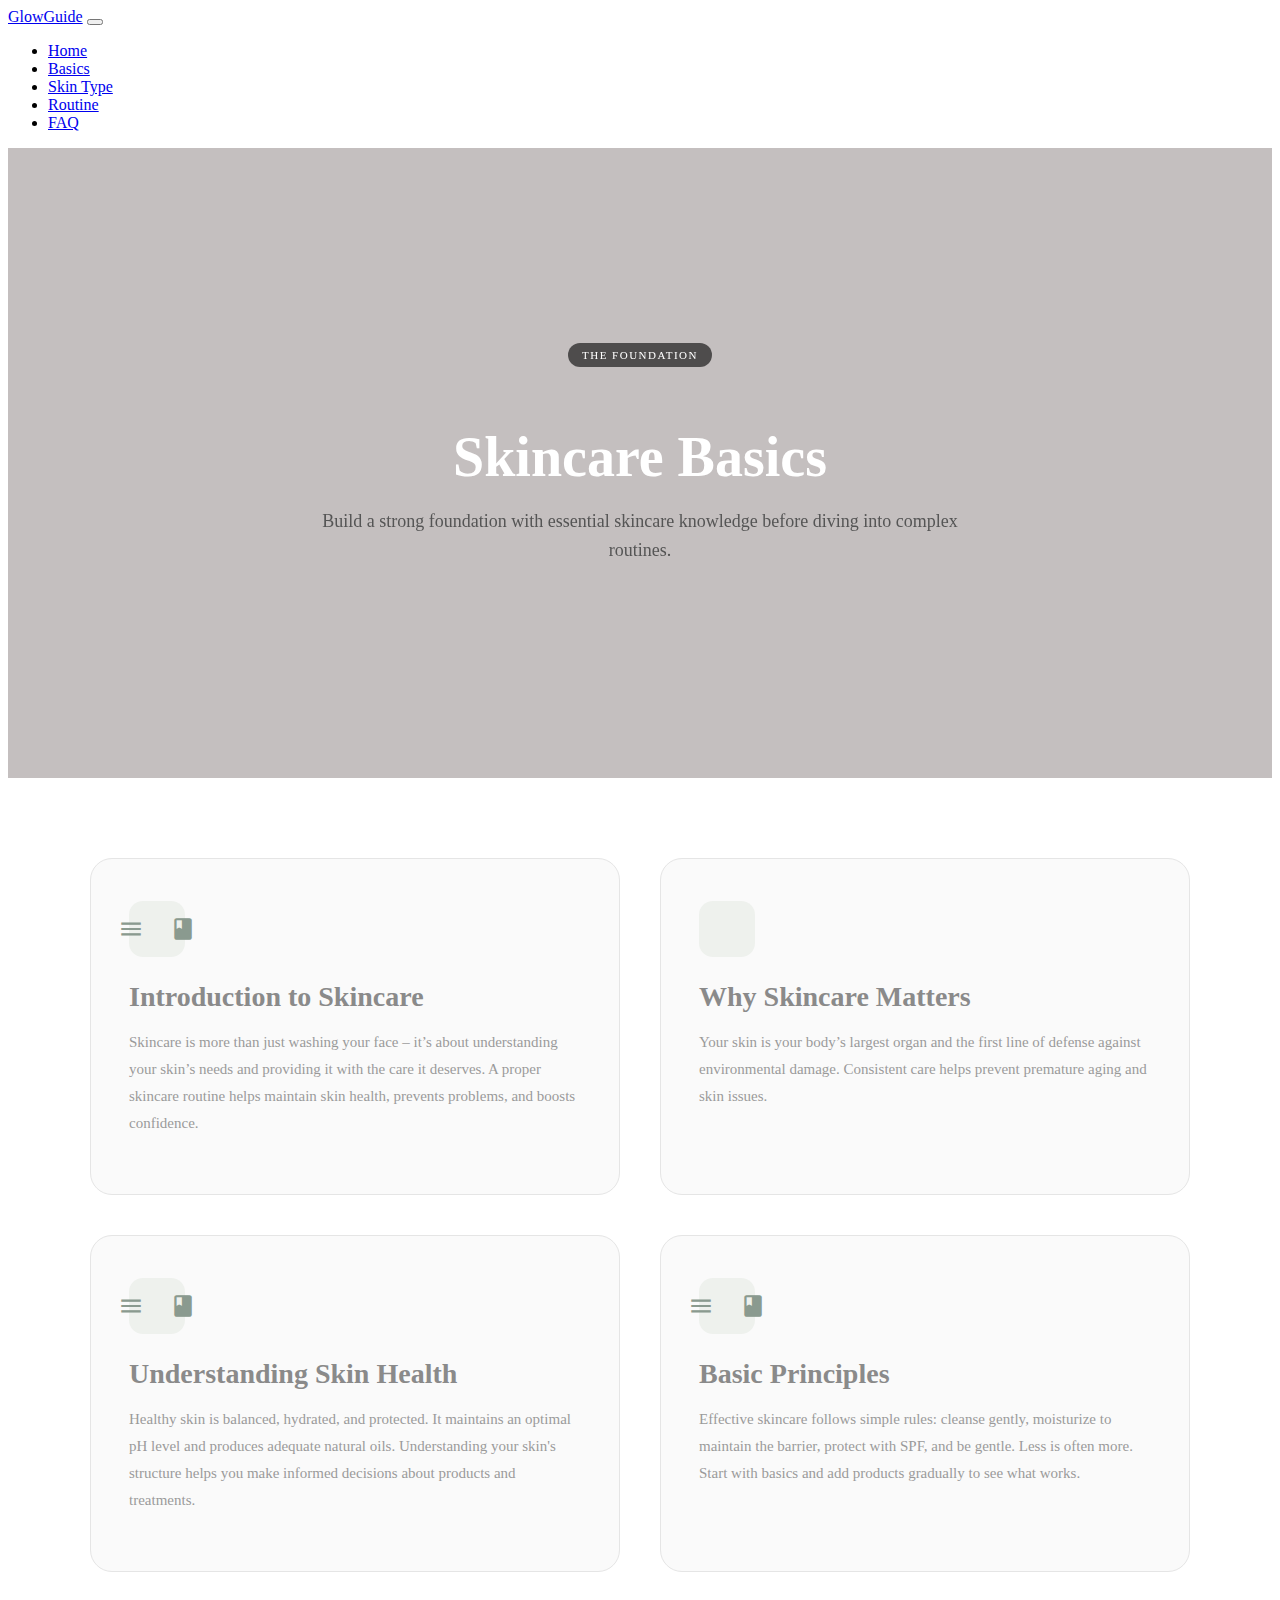
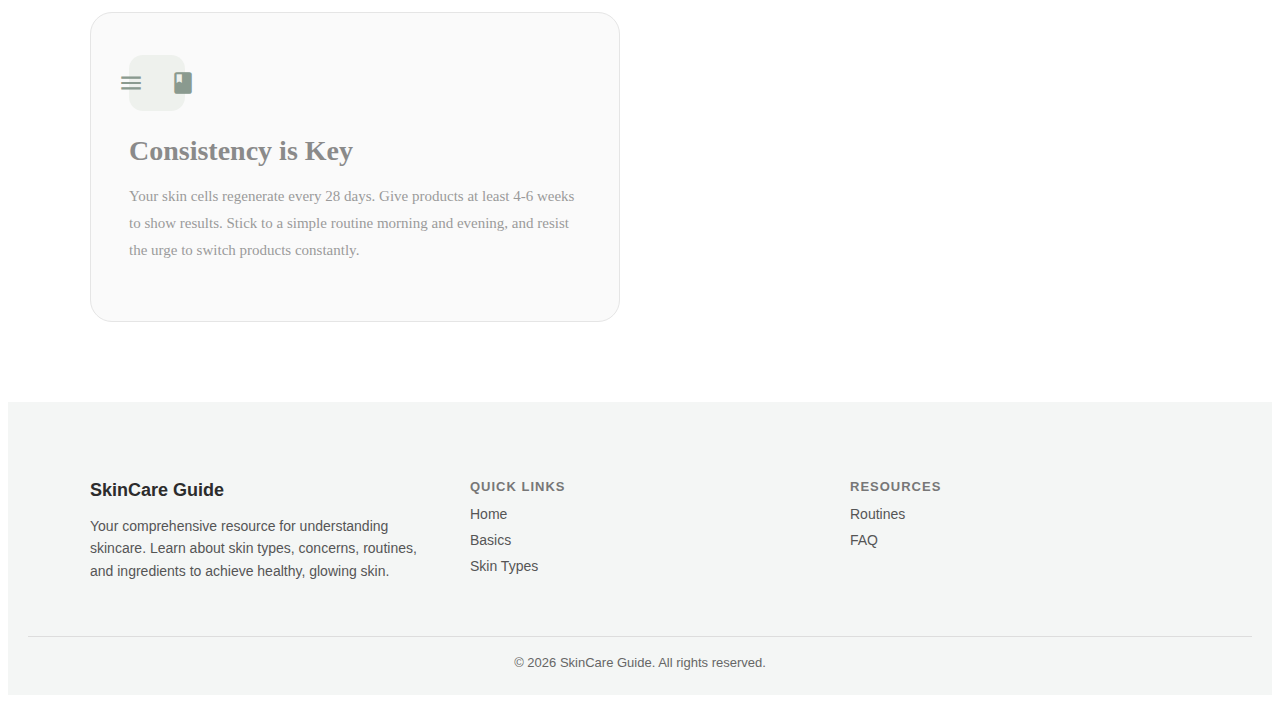
<file: basics.html>
<!DOCTYPE html>
<html lang="en">
<head>
    <meta charset="UTF-8">
    <meta name="viewport" content="width=device-width, initial-scale=1.0">
    <title>Document</title>
    <link href="https://fonts.googleapis.com/icon?family=Material+Icons" rel="stylesheet">
    <link href="https://cdn.jsdelivr.net/npm/bootstrap@5.3.8/dist/css/bootstrap.min.css" rel="stylesheet" integrity="sha384-sRIl4kxILFvY47J16cr9ZwB07vP4J8+LH7qKQnuqkuIAvNWLzeN8tE5YBujZqJLB" crossorigin="anonymous">
    <link rel="stylesheet" href="style3.css">
    
</head>
<body>
<div class="Container-fluid">
        <div class="row">
            <div class="col-md-12">
                <nav class="navbar navbar-expand-lg bg-body-tertiary">
  <div class="container-fluid">
    <a class="navbar-brand" href="#">GlowGuide</a>
    <button class="navbar-toggler" type="button" data-bs-toggle="collapse" data-bs-target="#navbarNav" aria-controls="navbarNav" aria-expanded="false" aria-label="Toggle navigation">
      <span class="navbar-toggler-icon"></span>
    </button>
    <div class="collapse navbar-collapse" id="navbarNav">
      <ul class="navbar-nav ms-auto">
        <li class="nav-item ">
          <a class="nav-link active" aria-current="page" href="index.html">Home</a>
        </li>
         <li class="nav-item ">
          <a class="nav-link" href="basics.html">Basics</a>
        </li>
        <li class="nav-item ">
          <a class="nav-link" href="skin_type.html">Skin Type</a>
        </li>
        <li class="nav-item ">
          <a class="nav-link" href="routine.html">Routine</a>
        </li>
       
        <li class="nav-item ">
          <a class="nav-link" href="Faq.html">FAQ</a>
        </li>
      </ul>
    </div>
  </div>
</nav>
            </div>
        </div>
    </div>

<section class="hero">
  <div class="hero-overlay"></div>

  <div class="hero-content">
    <span class="hero-tag">THE FOUNDATION</span>
    <h1>Skincare Basics</h1>
    <p>
      Build a strong foundation with essential skincare knowledge
      before diving into complex routines.
    </p>
  </div>
</section>
    <section class="intro-grid">

  <div class="intro-card">
    <div class="icon-box">
      <span class="material-icons">menu_book</span>
    </div>

    <h2>Introduction to Skincare</h2>

    <p>
      Skincare is more than just washing your face – it’s about
      understanding your skin’s needs and providing it with the care
      it deserves. A proper skincare routine helps maintain skin health,
      prevents problems, and boosts confidence.
    </p>
  </div>

  <div class="intro-card">
    <div class="icon-box">
      <span class="material-icons">shield</span>
    </div>

    <h2>Why Skincare Matters</h2>

    <p>
      Your skin is your body’s largest organ and the first line of
      defense against environmental damage. Consistent care helps
      prevent premature aging and skin issues.
    </p>
  </div>
  <div class="intro-card">
    <div class="icon-box">
      <span class="material-icons">menu_book</span>
    </div>

    <h2>Understanding Skin Health</h2>

    <p>
      Healthy skin is balanced, hydrated, and protected. It maintains an optimal pH level and produces adequate natural oils. Understanding your skin's structure helps you make informed decisions about products and treatments.
    </p>
  </div>

  <div class="intro-card">
    <div class="icon-box">
      <span class="material-icons">menu_book</span>
    </div>

    <h2>Basic Principles</h2>

    <p>
      Effective skincare follows simple rules: cleanse gently, moisturize to maintain the barrier, protect with SPF, and be gentle. Less is often more. Start with basics and add products gradually to see what works.
    </p>
  </div>

  <div class="intro-card">
    <div class="icon-box">
      <span class="material-icons">menu_book</span>
    </div>

    <h2>Consistency is Key</h2>

    <p>
      Your skin cells regenerate every 28 days. Give products at least 4-6 weeks to show results. Stick to a simple routine morning and evening, and resist the urge to switch products constantly.
    </p>
  </div>


</section>

<!-- FOOTER NOTE -->
<footer class="footer">
  <div class="footer-container">

    <!-- Left -->
    <div class="footer-about">
      <h3>SkinCare Guide</h3>
      <p>
        Your comprehensive resource for understanding skincare.
        Learn about skin types, concerns, routines, and ingredients
        to achieve healthy, glowing skin.
      </p>
    </div>

    <!-- Middle -->
    <div class="footer-links">
      <h4>Quick Links</h4>
      <a href="index.html">Home</a>
      <a href="basics.html">Basics</a>
      <a href="skin_type.html">Skin Types</a>

    </div>

    <!-- Right -->
    <div class="footer-links">
      <h4>Resources</h4>
      <a href="routine.html">Routines</a>

      <a href="Faq.html">FAQ</a>
    </div>

  </div>

  <div class="footer-bottom">
    © 2026 SkinCare Guide. All rights reserved.
  </div>
</footer>

</body>
</html>
</file>
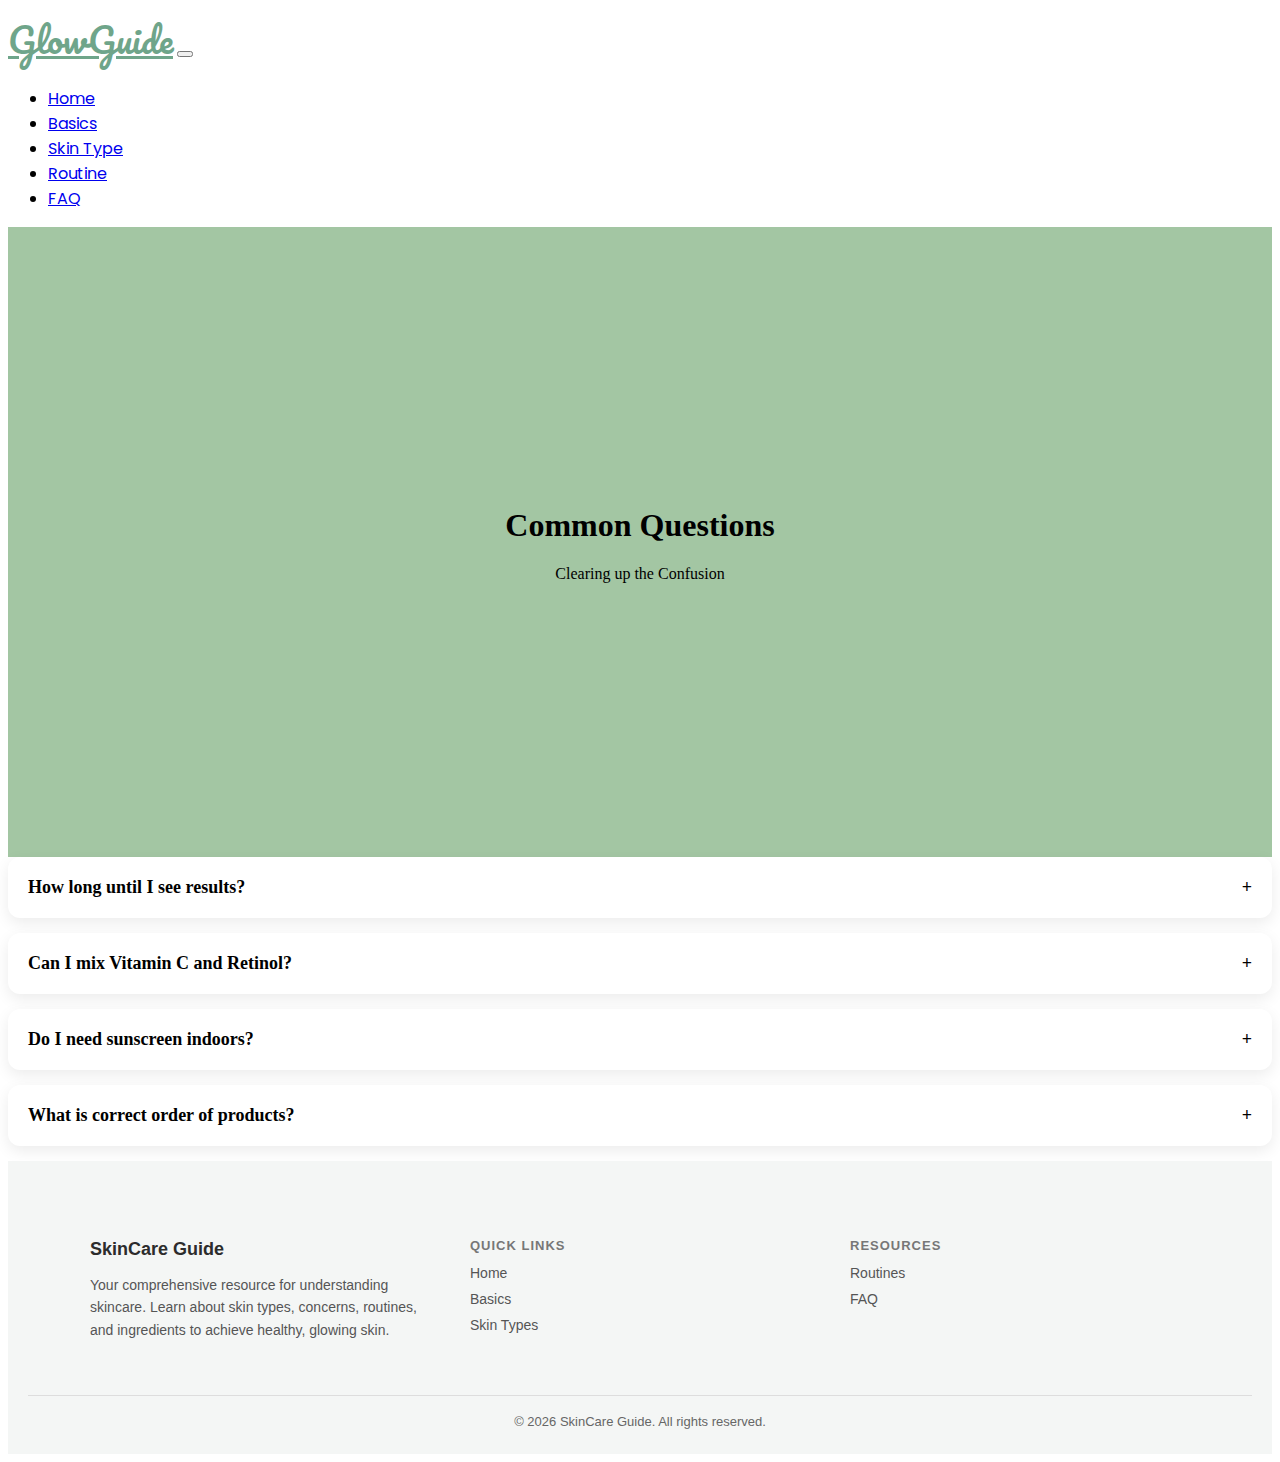
<file: Faq.html>
<!DOCTYPE html>
<html lang="en">
<head>
    <meta charset="UTF-8">
    <meta name="viewport" content="width=device-width, initial-scale=1.0">
    <title>Document</title>
    <link href="https://fonts.googleapis.com/css2?family=Pacifico&family=Poppins:wght@300;400;500;600&family=Open+Sans:wght@400;500&display=swap" rel="stylesheet">
    <link rel="stylesheet" href="style4.css" />
</head>
    <link href="https://cdn.jsdelivr.net/npm/bootstrap@5.3.8/dist/css/bootstrap.min.css" rel="stylesheet" integrity="sha384-sRIl4kxILFvY47J16cr9ZwB07vP4J8+LH7qKQnuqkuIAvNWLzeN8tE5YBujZqJLB" crossorigin="anonymous">
</head>
<body>
  <script src="script.js"></script>
    <div class="Container-fluid">
        <div class="row">
            <div class="col-md-12">
                <nav class="navbar navbar-expand-lg bg-body-tertiary">
  <div class="container-fluid">
    <a class="navbar-brand" href="#">GlowGuide</a>
    <button class="navbar-toggler" type="button" data-bs-toggle="collapse" data-bs-target="#navbarNav" aria-controls="navbarNav" aria-expanded="false" aria-label="Toggle navigation">
      <span class="navbar-toggler-icon"></span>
    </button>
    <div class="collapse navbar-collapse" id="navbarNav">
      <ul class="navbar-nav ms-auto">
        <li class="nav-item ">
          <a class="nav-link active" aria-current="page" href="index.html">Home</a>
        </li>
         <li class="nav-item ">
          <a class="nav-link" href="basics.html">Basics</a>
        </li>
        <li class="nav-item ">
          <a class="nav-link" href="skin_type.html">Skin Type</a>
        </li>
        <li class="nav-item ">
          <a class="nav-link" href="routine.html">Routine</a>
        </li>

         <li class="nav-item ">
          <a class="nav-link" href="Faq.html">FAQ</a>
        </li>
      </ul>
    </div>
  </div>
</nav>
            </div>
        </div>
    </div>
    <section class="hero">
      <div class="hero-content">
        <h1>Common Questions</h1>
        <p>
          Clearing up the Confusion
        </p>
      </div>
      </section>
   <section class="faq-section">

  <div class="faq-item">
    <div class="faq-question" onclick="toggleFAQ(this)">
      <span>How long until I see results?</span>
      <div class="faq-icon">+</div>
    </div>
    <div class="faq-answer">
      Skin turnover takes about 28 days. Actives like Retinol or Vitamin C may take 6–12 weeks for visible improvement.
    </div>
  </div>

  <div class="faq-item">
    <div class="faq-question" onclick="toggleFAQ(this)">
      <span>Can I mix Vitamin C and Retinol?</span>
      <div class="faq-icon">+</div>
    </div>
    <div class="faq-answer">
      Yes, but it is better to use Vitamin C in the morning and Retinol at night to avoid irritation.
    </div>
  </div>

  <div class="faq-item">
    <div class="faq-question" onclick="toggleFAQ(this)">
      <span>Do I need sunscreen indoors?</span>
      <div class="faq-icon">+</div>
    </div>
    <div class="faq-answer">
      Yes, UVA rays can penetrate windows and affect your skin even indoors.
    </div>
  </div>

  <div class="faq-item">
    <div class="faq-question" onclick="toggleFAQ(this)">
      <span>What is correct order of products?</span>
      <div class="faq-icon">+</div>
    </div>
    <div class="faq-answer">
      Cleanser → Toner → Serum → Moisturizer → Sunscreen (morning).
    </div>
  </div>

</section>

<footer class="footer">
  <div class="footer-container">

    <!-- Left -->
    <div class="footer-about">
      <h3>SkinCare Guide</h3>
      <p>
        Your comprehensive resource for understanding skincare.
        Learn about skin types, concerns, routines, and ingredients
        to achieve healthy, glowing skin.
      </p>
    </div>

    <!-- Middle -->
    <div class="footer-links">
      <h4>Quick Links</h4>
      <a href="index.html">Home</a>
      <a href="basics.html">Basics</a>
      <a href="skin_type.html">Skin Types</a>
  
    </div>

    <!-- Right -->
    <div class="footer-links">
      <h4>Resources</h4>
      <a href="routine.html">Routines</a>

      <a href="Faq.html">FAQ</a>
    </div>

  </div>

  <div class="footer-bottom">
    © 2026 SkinCare Guide. All rights reserved.
  </div>
</footer>
<script src="script.js"></script>
</body>
</html>
</file>
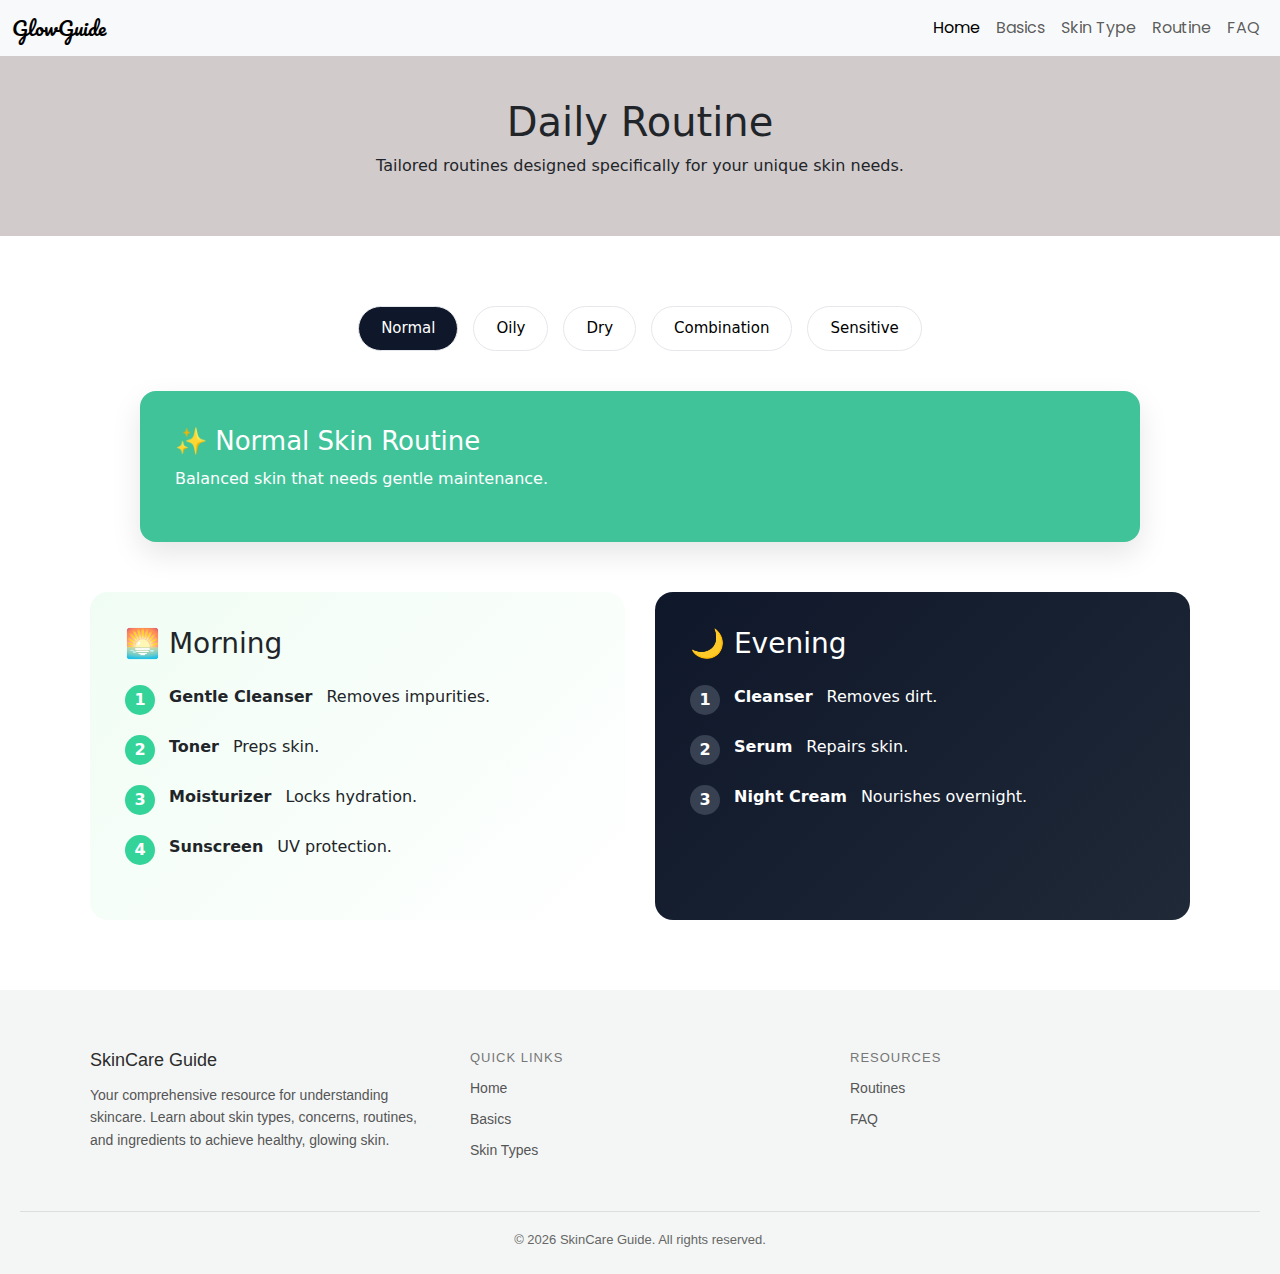
<file: routine.html>
<!DOCTYPE html>
<html lang="en">
<head>
    <meta charset="UTF-8">
    <meta name="viewport" content="width=device-width, initial-scale=1.0">
    <title>Document</title>
    <link rel="stylesheet" href="style5.css">
    <link href="https://cdn.jsdelivr.net/npm/bootstrap@5.3.2/dist/css/bootstrap.min.css" rel="stylesheet">
  <link href="https://fonts.googleapis.com/css2?family=Pacifico&family=Poppins:wght@300;400;500;600&family=Open+Sans:wght@400;500&display=swap" rel="stylesheet">
<script src="https://cdn.jsdelivr.net/npm/bootstrap@5.3.8/dist/js/bootstrap.bundle.min.js" integrity="sha384-FKyoEForCGlyvwx9Hj09JcYn3nv7wiPVlz7YYwJrWVcXK/BmnVDxM+D2scQbITxI" crossorigin="anonymous"></script>
</head>

</head>
<body>
      <div class="Container-fluid">
        <div class="row">
            <div class="col-md-12">
                <nav class="navbar navbar-expand-lg bg-body-tertiary">
  <div class="container-fluid">
    <a class="navbar-brand" href="#">GlowGuide</a>
    <button class="navbar-toggler" type="button" data-bs-toggle="collapse" data-bs-target="#navbarNav" aria-controls="navbarNav" aria-expanded="false" aria-label="Toggle navigation">
      <span class="navbar-toggler-icon"></span>
    </button>
    <div class="collapse navbar-collapse" id="navbarNav">
      <ul class="navbar-nav ms-auto">
        <li class="nav-item ">
          <a class="nav-link active" aria-current="page" href="index.html">Home</a>
        </li>
         <li class="nav-item ">
          <a class="nav-link" href="basics.html">Basics</a>
        </li>
        <li class="nav-item ">
          <a class="nav-link" href="skin_type.html">Skin Type</a>
        </li>
        <li class="nav-item ">
          <a class="nav-link" href="routine.html">Routine</a>
        </li>
       
         <li class="nav-item ">
          <a class="nav-link" href="Faq.html">FAQ</a>
        </li>
      </ul>
    </div>
  </div>
</nav>
            </div>
        </div>
    </div>
    <section class="hero">
      <div class="hero-content">
        <h1>Daily Routine</h1>
        <p>
          Tailored routines designed specifically for your unique skin needs.
        </p>
      </div>
      </section>
     <section class="routine-section">

  <!-- TABS -->
  <div class="skin-tabs">
    <button class="tab active" onclick="showRoutine('normal', this)">Normal</button>
    <button class="tab" onclick="showRoutine('oily', this)">Oily</button>
    <button class="tab" onclick="showRoutine('dry', this)">Dry</button>
    <button class="tab" onclick="showRoutine('combination', this)">Combination</button>
    <button class="tab" onclick="showRoutine('sensitive', this)">Sensitive</button>
  </div>

  <!-- NORMAL -->
  <div class="routine-content active" id="normal">
    <div class="routine-info">
      <h3>✨ Normal Skin Routine</h3>
      <p>Balanced skin that needs gentle maintenance.</p>
    </div>

    <div class="routine-cards">
      <div class="routine-card morning">
        <h4>🌅 Morning</h4>
        <ul>
          <li><span>1</span><b>Gentle Cleanser</b>Removes impurities.</li>
          <li><span>2</span><b>Toner</b>Preps skin.</li>
          <li><span>3</span><b>Moisturizer</b>Locks hydration.</li>
          <li><span>4</span><b>Sunscreen</b>UV protection.</li>
        </ul>
      </div>

      <div class="routine-card evening">
        <h4>🌙 Evening</h4>
        <ul>
          <li><span>1</span><b>Cleanser</b>Removes dirt.</li>
          <li><span>2</span><b>Serum</b>Repairs skin.</li>
          <li><span>3</span><b>Night Cream</b>Nourishes overnight.</li>
        </ul>
      </div>
    </div>
  </div>

  <!-- OILY -->
  <div class="routine-content" id="oily">
    <div class="routine-info">
      <h3>✨ Oily Skin Routine</h3>
      <p>Oily skin produces excess sebum. Use lightweight, non-comedogenic products and oil-control ingredients like niacinamide and salicylic acid.</p>
    </div>

    <div class="routine-cards">
      <div class="routine-card morning">
        <h4>🌅 Morning</h4>
        <ul>
          <li><span>1</span><b>Gel Cleanser</b>Deep cleans pores.</li>
          <li><span>2</span><b>Astringent Toner</b>Helps control oil..</li>
          <li><span>3</span><b>Lightweight Serum</b>Niacinamide helps regulate sebum.</li>
          <li><span>4</span><b>Oil-Free Moisturizer</b>Hydrates without clogging.</li>
          <li><span>5</span><b>Matte SPF Sunscreen</b>Protection without the shine.</li>
        </ul>
      </div>

      <div class="routine-card evening">
        <h4>🌙 Evening</h4>
        <ul>
          <li><span>1</span><b>Gel Cleanser</b>Removes excess oil and debris.</li>
          <li><span>2</span><b>Oil-Control Serum</b>Exfoliates inside pores.</li>
          <li><span>3</span><b>Lightweight Night Gel</b>Hydrates without heaviness.</li>
        </ul>
      </div>
    </div>
  </div>

  <div class="routine-content" id="dry">
    <div class="routine-info">
      <h3>✨Dry Skin Routine</h3>
      <p>Dry skin lacks moisture and natural oils. Prioritize hydration with hyaluronic acid, ceramides, and rich creams to restore the skin barrier.</p>
    </div>

    <div class="routine-cards">
      <div class="routine-card morning">
        <h4>🌅 Morning</h4>
        <ul>
          <li><span>1</span><b>Creamy Cleanser</b>Cleanses while preserving oils.</li>
          <li><span>2</span><b>Hydrating Toner</b>First layer of hydration.</li>
          <li><span>3</span><b>Rich Serum</b>Hyaluronic Acid for deep moisture.</li>
          <li><span>4</span><b>Rich Moisturizer</b>Creamy formula to lock it in.</li>
           <li><span>5</span><b>SPF 30+ Sunscreen</b>Essential daily protection..</li>
        </ul>
      </div>

      <div class="routine-card evening">
        <h4>🌙 Evening</h4>
        <ul>
          <li><span>1</span><b>Creamy Cleanser</b>Gentle and nourishing wash.</li>
          <li><span>2</span><b>Hydrating Essence</b>Preps skin for heavy creams.</li>
          <li><span>3</span><b>Rich Night Cream</b>Intensive overnight repair.</li>
        </ul>
      </div>
    </div>
  </div>

  <div class="routine-content" id="combination">
    <div class="routine-info">
      <h3>✨Combination Skin Routine</h3>
      <p>Combination skin has different needs in different zones. Use lightweight products overall and apply richer moisturizer only to dry areas.</p>
    </div>

    <div class="routine-cards">
      <div class="routine-card morning">
        <h4>🌅 Morning</h4>
        <ul>
          <li><span>1</span><b>Balanced Cleanser</b>Effective but gentle.</li>
          <li><span>2</span><b>Gentle Toner</b>Balances pH levels.</li>
          <li><span>3</span><b>Lightweight Serum</b>Hydrates without grease.</li>
          <li><span>4</span><b> Moisturizer</b>Hydrates both oily and dry zones.</li>
           <li><span>5</span><b>SPF 30+ Sunscreen</b>Protects all zones.</li>
        </ul>
      </div>

      <div class="routine-card evening">
        <h4>🌙 Evening</h4>
        <ul>
          <li><span>1</span><b>Balanced Cleanser</b>Removes makeup and grime.</li>
          <li><span>2</span><b>Balancing Serum</b>Targets uneven texture.</li>
          <li><span>3</span><b>Lightweight Moisturizer</b>Restores balance overnight.</li>
        </ul>
      </div>
    </div>
  </div>
  <div class="routine-content" id="sensitive">
    <div class="routine-info">
      <h3>✨Sensitive Skin Routine</h3>
      <p>Sensitive skin is reactive and easily irritated. Use minimal, gentle products with soothing ingredients like centella asiatica and avoid fragrance and alcohol.
</p>
    </div>

    <div class="routine-cards">
      <div class="routine-card morning">
        <h4>🌅 Morning</h4>
        <ul>
          <li><span>1</span><b>Gentle Milk Cleanser</b>Soothing and non-stripping.</li>
          <li><span>2</span><b>Soothing Toner</b>Alcohol-free and calming.</li>
          <li><span>3</span><b>Calming Serum</b>Centella Asiatica to reduce redness.</li>
          <li><span>4</span><b>Gentle Moisturizer</b>Simple barrier support.</li>
           <li><span>5</span><b>Mineral SPF 30+</b>Less likely to irritate than chemical filters.</li>
        </ul>
      </div>

      <div class="routine-card evening">
        <h4>🌙 Evening</h4>
        <ul>
          <li><span>1</span><b>Gentle Milk Cleanser</b>Softly cleanses sensitive skin.</li>
          <li><span>2</span><b>Soothing Essence</b>Calms irritation.</li>
          <li><span>3</span><b>Repairing Night Cream</b>Strengthens skin defenses.</li>
        </ul>
      </div>
    </div>
  </div>
  <!-- Repeat same pattern for DRY, COMBINATION, SENSITIVE -->

</section>
<!-- FOOTER NOTE -->
<footer class="footer">
  <div class="footer-container">

    <!-- Left -->
    <div class="footer-about">
      <h3>SkinCare Guide</h3>
      <p>
        Your comprehensive resource for understanding skincare.
        Learn about skin types, concerns, routines, and ingredients
        to achieve healthy, glowing skin.
      </p>
    </div>

    <!-- Middle -->
    <div class="footer-links">
      <h4>Quick Links</h4>
      <a href="index.html">Home</a>
      <a href="basics.html">Basics</a>
      <a href="skin_type.html">Skin Types</a>
     
    </div>

    <!-- Right -->
    <div class="footer-links">
      <h4>Resources</h4>
      <a href="routine.html">Routines</a>
  
      <a href="Faq.html">FAQ</a>
    </div>

  </div>

  <div class="footer-bottom">
    © 2026 SkinCare Guide. All rights reserved.
  </div>
</footer>

<script src="script.js"></script>
</body>
</html>
</file>
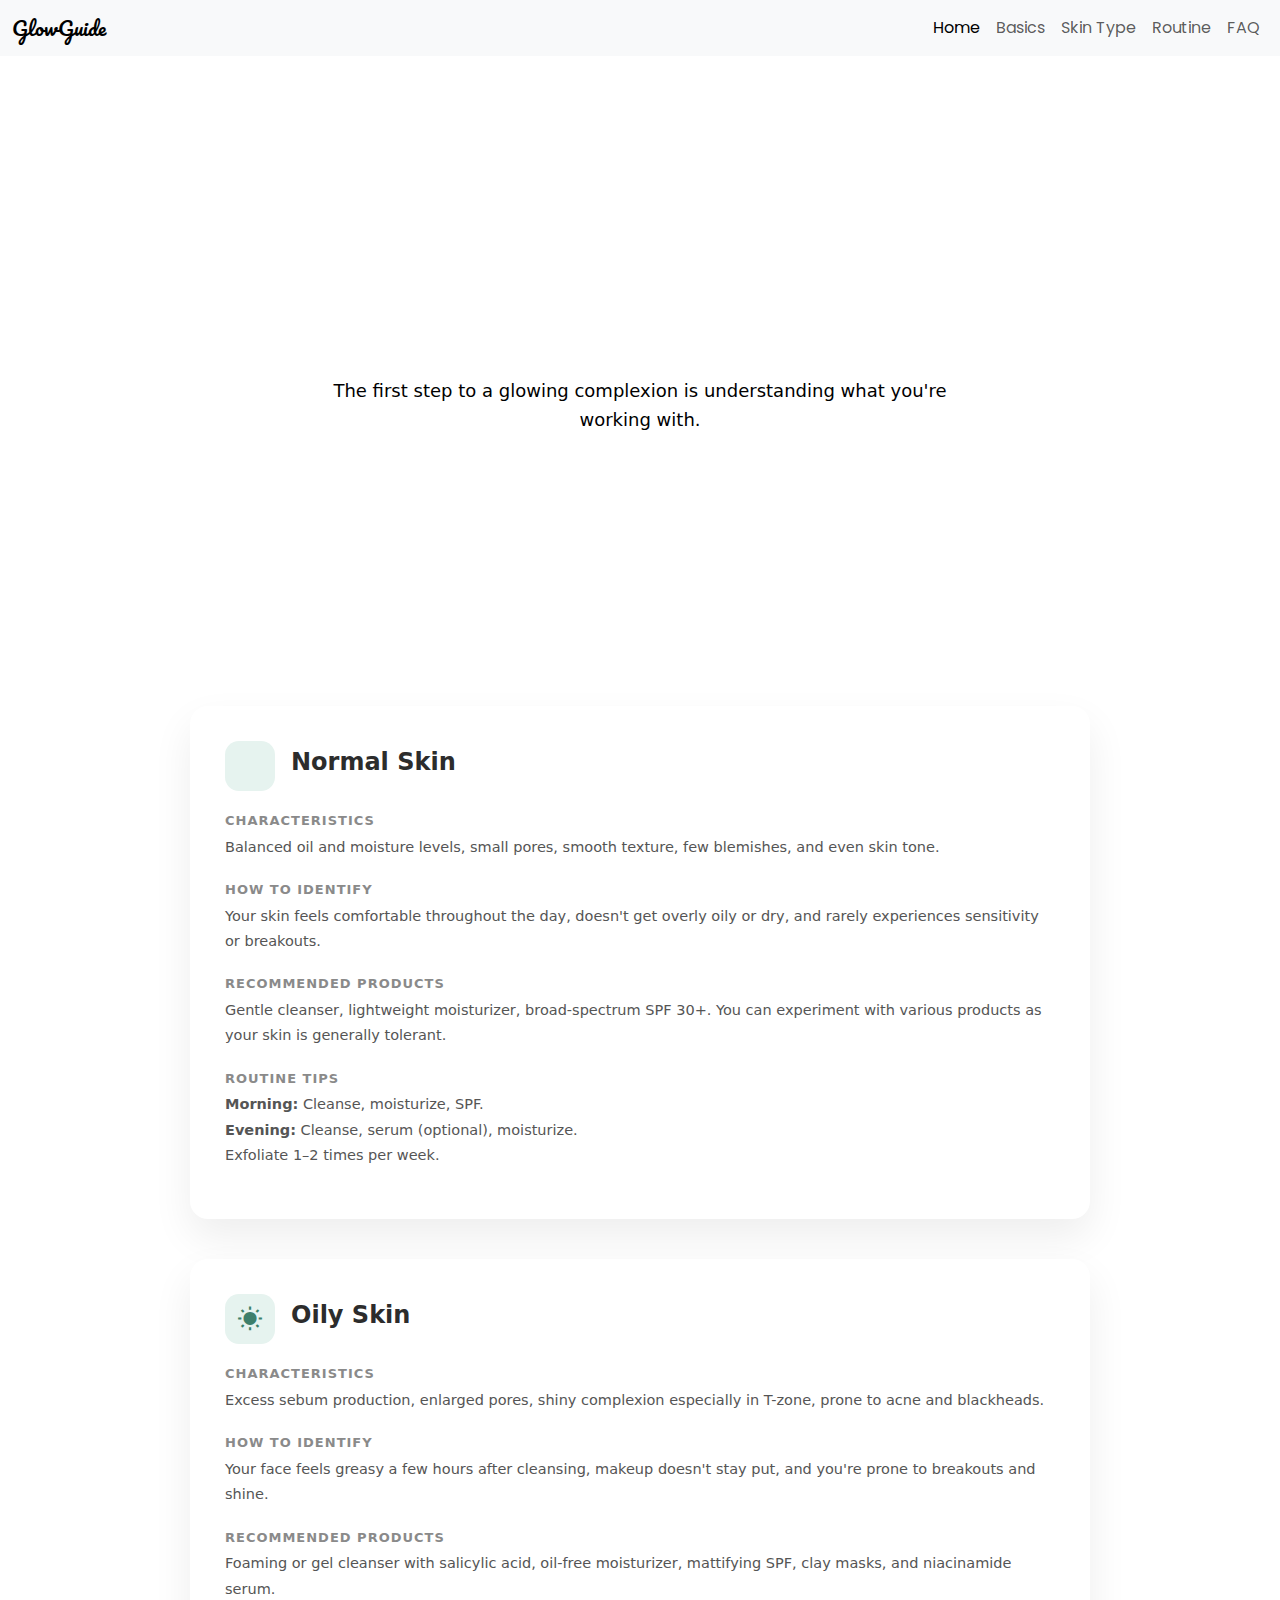
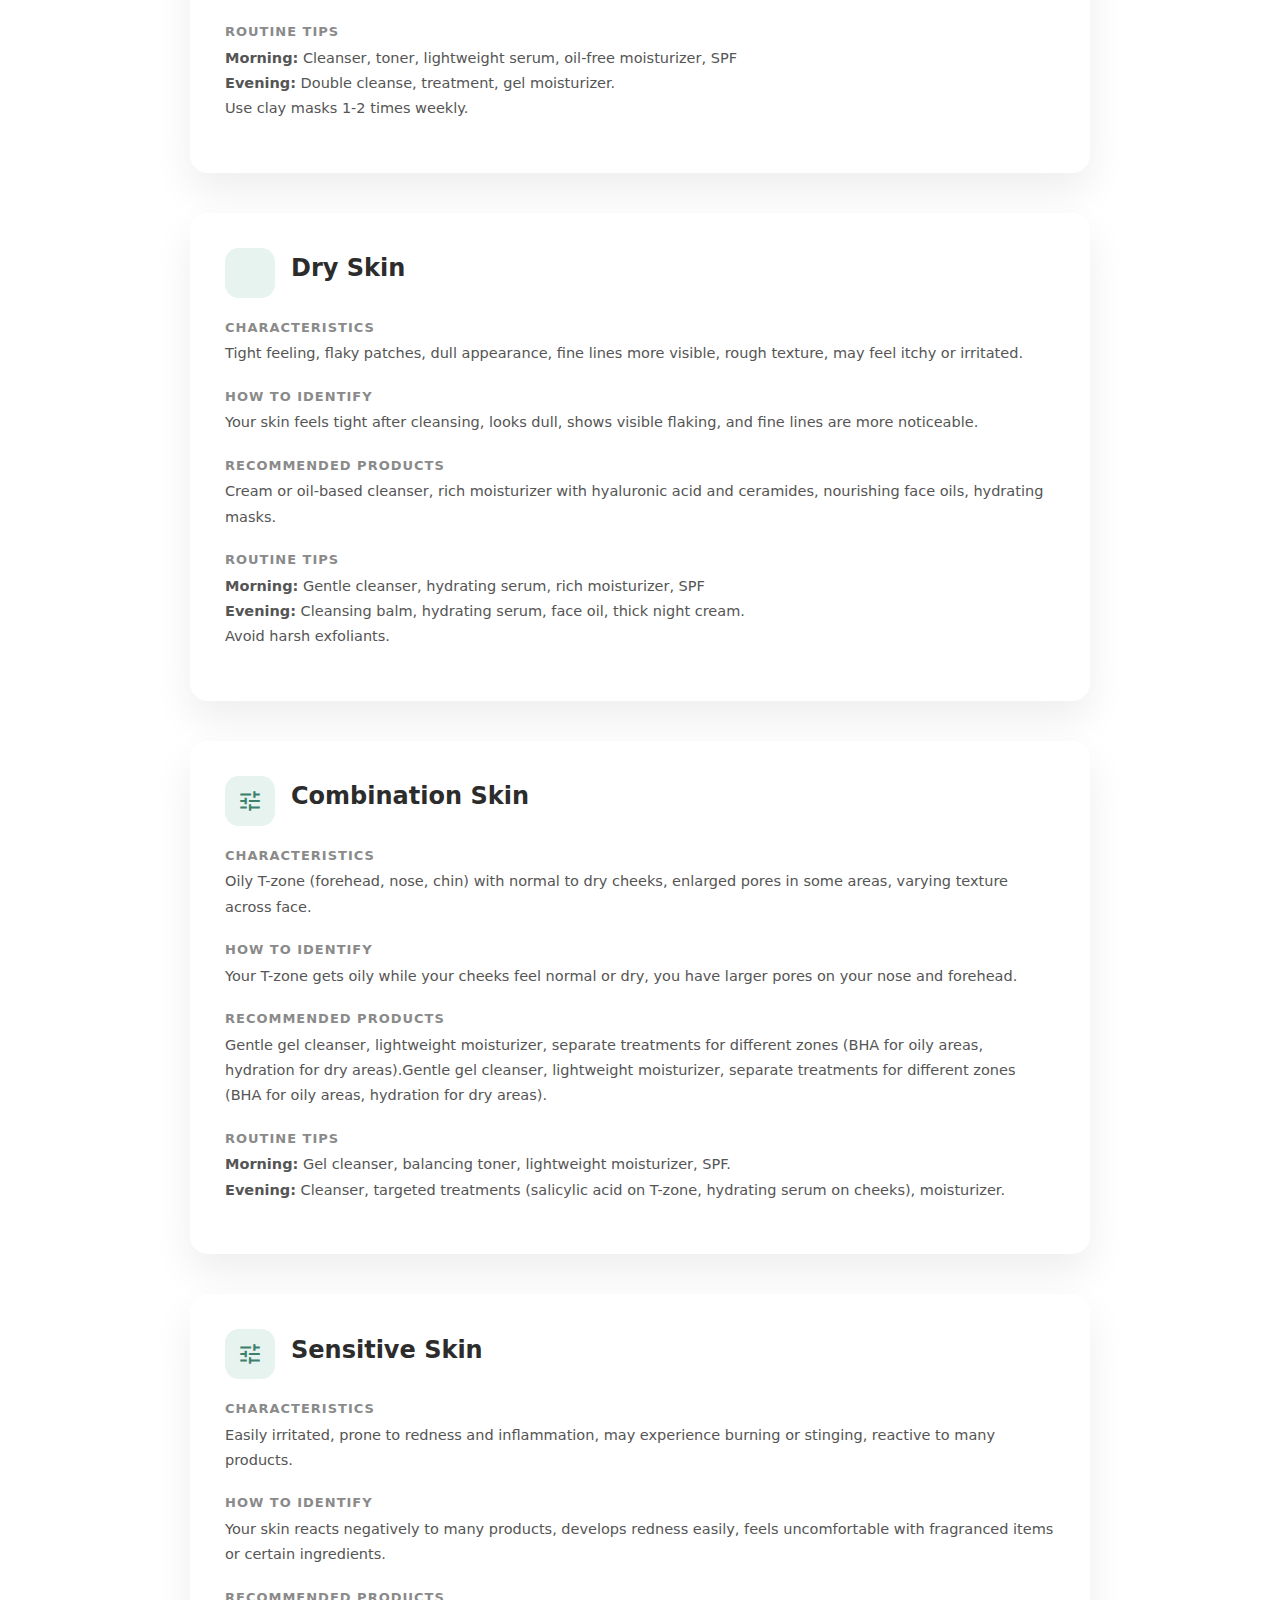
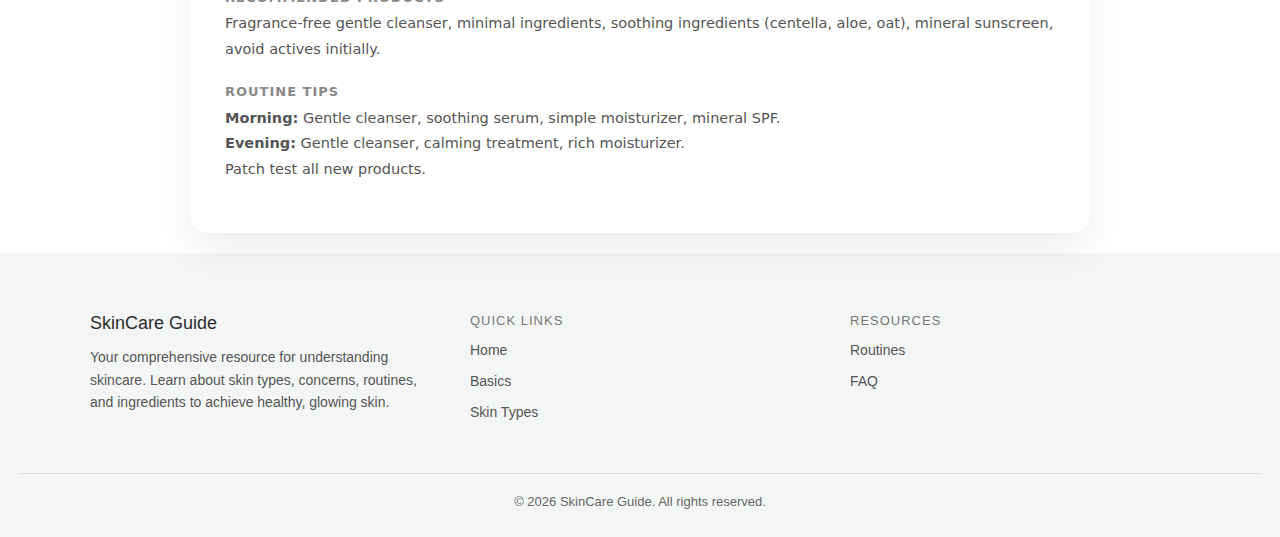
<file: skin_type.html>
<!DOCTYPE html>
<html lang="en">
<head>
  <meta charset="UTF-8">
  <meta name="viewport" content="width=device-width, initial-scale=1.0">
  <title>Skin Types | GlowGuide</title>
  <link rel="stylesheet" href="style2.css">
  <link href="https://cdn.jsdelivr.net/npm/bootstrap@5.3.2/dist/css/bootstrap.min.css" rel="stylesheet">
  <link href="https://fonts.googleapis.com/css2?family=Pacifico&family=Poppins:wght@300;400;500;600&family=Open+Sans:wght@400;500&display=swap" rel="stylesheet">
<script src="https://cdn.jsdelivr.net/npm/bootstrap@5.3.8/dist/js/bootstrap.bundle.min.js" integrity="sha384-FKyoEForCGlyvwx9Hj09JcYn3nv7wiPVlz7YYwJrWVcXK/BmnVDxM+D2scQbITxI" crossorigin="anonymous"></script>
 <link href="https://fonts.googleapis.com/icon?family=Material+Icons" rel="stylesheet">
</head>
<body>
<div class="Container-fluid">
        <div class="row">
            <div class="col-md-12">
                <nav class="navbar navbar-expand-lg bg-body-tertiary">
  <div class="container-fluid">
    <a class="navbar-brand" href="#">GlowGuide</a>
    <button class="navbar-toggler" type="button" data-bs-toggle="collapse" data-bs-target="#navbarNav" aria-controls="navbarNav" aria-expanded="false" aria-label="Toggle navigation">
      <span class="navbar-toggler-icon"></span>
    </button>
    <div class="collapse navbar-collapse" id="navbarNav">
      <ul class="navbar-nav ms-auto">
        <li class="nav-item ">
          <a class="nav-link active" aria-current="page" href="index.html">Home</a>
        </li>
         <li class="nav-item ">
          <a class="nav-link" href="basics.html">Basics</a>
        </li>
        <li class="nav-item ">
          <a class="nav-link" href="skin_type.html">Skin Type</a>
        </li>
        <li class="nav-item ">
          <a class="nav-link" href="routine.html">Routine</a>
        </li>
       
        <li class="nav-item ">
          <a class="nav-link" href="Faq.html">FAQ</a>
        </li>
      </ul>
    </div>
  </div>
</nav>
            </div>
        </div>
    </div>

<section class="hero">
  <div class="hero-content">
    <h1>Know Your Skin</h1>
    <p>
      The first step to a glowing complexion is understanding what you're working with.
    </p>
  </div>
</section>
  <!-- SKIN TYPE CARD -->
  <section class="container">
    <div class="skin-card">

      <div class="card-header">
        <div class="icon-box">
          <span class="material-icons">shield</span>
        </div>
        <h2>Normal Skin</h2>
      </div>

      <div class="card-content">
        <h3>Characteristics</h3>
        <p>
          Balanced oil and moisture levels, small pores, smooth texture,
          few blemishes, and even skin tone.
        </p>

        <h3>How to Identify</h3>
        <p>
          Your skin feels comfortable throughout the day, doesn't get overly oily or dry,
          and rarely experiences sensitivity or breakouts.
        </p>

        <h3>Recommended Products</h3>
        <p>
          Gentle cleanser, lightweight moisturizer, broad-spectrum SPF 30+.
          You can experiment with various products as your skin is generally tolerant.
        </p>

        <h3>Routine Tips</h3>
        <p>
          <strong>Morning:</strong> Cleanse, moisturize, SPF.<br>
          <strong>Evening:</strong> Cleanse, serum (optional), moisturize.<br>
          Exfoliate 1–2 times per week.
        </p>
      </div>

    </div>
  </section>

  <section class="container">
    <div class="skin-card">

      <div class="card-header">
        <div class="icon-box">
          <span class="material-icons">wb_sunny</span>
        </div>
        <h2>Oily Skin</h2>
      </div>

      <div class="card-content">
        <h3>Characteristics</h3>
        <p>
          Excess sebum production, enlarged pores, shiny complexion especially in T-zone, prone to acne and blackheads.
        </p>

        <h3>How to Identify</h3>
        <p>
          Your face feels greasy a few hours after cleansing, makeup doesn't stay put, and you're prone to breakouts and shine.
        </p>

        <h3>Recommended Products</h3>
        <p>
          Foaming or gel cleanser with salicylic acid, oil-free moisturizer, mattifying SPF, clay masks, and niacinamide serum.
        </p>

        <h3>Routine Tips</h3>
        <p>
          <strong>Morning:</strong>  Cleanser, toner, lightweight serum, oil-free moisturizer, SPF<br>
          <strong>Evening:</strong> Double cleanse, treatment, gel moisturizer.<br>
          Use clay masks 1-2 times weekly.
        </p>
      </div>

    </div>
  </section>


  <section class="container">
    <div class="skin-card">

      <div class="card-header">
        <div class="icon-box">
          <span class="material-icons">water_drop</span>
        </div>
        <h2>Dry Skin</h2>
      </div>

      <div class="card-content">
        <h3>Characteristics</h3>
        <p>
            Tight feeling, flaky patches, dull appearance, fine lines more visible, rough texture, may feel itchy or irritated.
        </p>

        <h3>How to Identify</h3>
        <p>
            Your skin feels tight after cleansing, looks dull, shows visible flaking, and fine lines are more noticeable.
        </p>
        <h3>Recommended Products</h3>
       <p>
        Cream or oil-based cleanser, rich moisturizer with hyaluronic acid and ceramides, nourishing face oils, hydrating masks.
       </p>

        <h3>Routine Tips</h3>
        <p>
          <strong>Morning:</strong>  Gentle cleanser, hydrating serum, rich moisturizer, SPF<br>
          <strong>Evening:</strong> Cleansing balm, hydrating serum, face oil, thick night cream.<br>
          Avoid harsh exfoliants.
        </p>
      </div>

    </div>
  </section>


  <section class="container">
    <div class="skin-card">

      <div class="card-header">
        <div class="icon-box">
          <span class="material-icons">tune</span>
        </div>
        <h2>Combination Skin</h2>
      </div>

      <div class="card-content">
        <h3>Characteristics</h3>
        <p>
            Oily T-zone (forehead, nose, chin) with normal to dry cheeks, enlarged pores in some areas, varying texture across face.
        </p>

        <h3>How to Identify</h3>
        <p>
            Your T-zone gets oily while your cheeks feel normal or dry, you have larger pores on your nose and forehead.
        </p>
        <h3>Recommended Products</h3>
       <p>
        Gentle gel cleanser, lightweight moisturizer, separate treatments for different zones (BHA for oily areas, hydration for dry areas).Gentle gel cleanser, lightweight moisturizer, separate treatments for different zones (BHA for oily areas, hydration for dry areas).
       </p>

        <h3>Routine Tips</h3>
        <p>
          <strong>Morning:</strong>  Gel cleanser, balancing toner, lightweight moisturizer, SPF.<br>
          <strong>Evening:</strong> Cleanser, targeted treatments (salicylic acid on T-zone, hydrating serum on cheeks), moisturizer.<br>
          
        </p>
      </div>

    </div>
  </section>


  <section class="container">
    <div class="skin-card">

      <div class="card-header">
        <div class="icon-box">
          <span class="material-icons">tune</span>
        </div>
        <h2>Sensitive Skin</h2>
      </div>

      <div class="card-content">
        <h3>Characteristics</h3>
       <p>
        Easily irritated, prone to redness and inflammation, may experience burning or stinging, reactive to many products.
       </p>

        <h3>How to Identify</h3>
        <p>
            Your skin reacts negatively to many products, develops redness easily, feels uncomfortable with fragranced items or certain ingredients.
        </p>
        <h3>Recommended Products</h3>
       <p>
        Fragrance-free gentle cleanser, minimal ingredients, soothing ingredients (centella, aloe, oat), mineral sunscreen, avoid actives initially.
       </p>

        <h3>Routine Tips</h3>
        <p>
          <strong>Morning:</strong>  Gentle cleanser, soothing serum, simple moisturizer, mineral SPF.<br>
          <strong>Evening:</strong> Gentle cleanser, calming treatment, rich moisturizer. <br>
          Patch test all new products.
        </p>
      </div>

    </div>
  </section>
<!-- FOOTER NOTE -->
<footer class="footer">
  <div class="footer-container">

    <!-- Left -->
    <div class="footer-about">
      <h3>SkinCare Guide</h3>
      <p>
        Your comprehensive resource for understanding skincare.
        Learn about skin types, concerns, routines, and ingredients
        to achieve healthy, glowing skin.
      </p>
    </div>

    <!-- Middle -->
    <div class="footer-links">
      <h4>Quick Links</h4>
      <a href="index.html">Home</a>
      <a href="basics.html">Basics</a>
      <a href="skin_type.html">Skin Types</a>
 
    </div>

    <!-- Right -->
    <div class="footer-links">
      <h4>Resources</h4>
      <a href="routine.html">Routines</a>
    
      <a href="Faq.html">FAQ</a>
    </div>

  </div>

  <div class="footer-bottom">
    © 2026 SkinCare Guide. All rights reserved.
  </div>
</footer>

</body>
</html>
</file>
<file: style3.css>
/* GRID */
.intro-grid {
  max-width: 1100px;
  margin: 80px auto;
  padding: 0 20px;
  display: grid;
  grid-template-columns: repeat(auto-fit, minmax(380px, 1fr));
  gap: 40px;
}

/* CARD – BEFORE (default state) */
.intro-card {
  background: #fafafa;
  border: 1px solid #e5e5e5;
  border-radius: 22px;
  padding: 42px 38px;
  transition: all 0.45s ease;
}

/* ICON – BEFORE */
.intro-card .icon-box {
  width: 56px;
  height: 56px;
  border-radius: 14px;
  background: #eef1ed;
  display: flex;
  align-items: center;
  justify-content: center;
  margin-bottom: 24px;
  transition: all 0.45s ease;
}

.intro-card .icon-box span {
  font-size: 26px;
  color: #8a9a8f;
}

/* TEXT – BEFORE */
.intro-card h2 {
  font-size: 28px;
  margin-bottom: 16px;
  color: #8a8a8a;
  transition: color 0.45s ease;
}

.intro-card p {
  font-size: 15px;
  line-height: 1.8;
  color: #9a9a9a;
  transition: color 0.45s ease;
}

/* ============================= */
/* AFTER HOVER (your second image) */
/* ============================= */

.intro-card:hover {
  background: #e6f0e6;
  border-color: #e6f0e6;
  transform: translateY(-10px);
  box-shadow: 0 25px 50px rgba(0,0,0,0.08);
}

/* ICON – AFTER */
.intro-card:hover .icon-box {
  background: #7fa68c;
}

.intro-card:hover .icon-box span {
  color: #ffffff;
}

/* TEXT – AFTER */
.intro-card:hover h2 {
  color: #2c2c2c;
}

.intro-card:hover p {
  color: #444;
}

/* FOOTER */
.footer {
  background: #f4f6f5;
  padding: 60px 20px 25px;
  font-family: "Segoe UI", sans-serif;
  color: #333;
}

.footer-container {
  max-width: 1100px;
  margin: auto;
  display: grid;
  grid-template-columns: repeat(auto-fit, minmax(220px, 1fr));
  gap: 40px;
}

/* FOOTER LEFT */
.footer-about h3 {
  font-size: 18px;
  margin-bottom: 12px;
  color: #2c2c2c;
}

.footer-about p {
  font-size: 14px;
  line-height: 1.6;
  color: #555;
}

/* FOOTER LINKS */
.footer-links h4 {
  font-size: 13px;
  letter-spacing: 1px;
  margin-bottom: 12px;
  text-transform: uppercase;
  color: #777;
}

.footer-links a {
  display: block;
  font-size: 14px;
  color: #555;
  text-decoration: none;
  margin-bottom: 10px;
}

.footer-links a:hover {
  color: #6fa58a;
}

/* FOOTER BOTTOM */
.footer-bottom {
  text-align: center;
  margin-top: 40px;
  padding-top: 18px;
  border-top: 1px solid #ddd;
  font-size: 13px;
  color: #666;
}
.hero {
  position: relative;
  height: 70vh;
  background: url("https://images.unsplash.com/photo-1612817288484-6f916006741a") center/cover no-repeat;
  display: flex;
  align-items: center;
  justify-content: center;
}

/* soft blur + white overlay */
.hero-overlay {
  position: absolute;
  inset:0px;
  background: rgba(176, 169, 169, 0.75);
  backdrop-filter: blur(0px);
}

/* text container */
.hero-content {
  position: relative;
  text-align: center;
  max-width: 700px;
  padding: 20px;
}

/* pill label */
.hero-tag {
  display: inline-block;
  padding: 6px 14px;
  border-radius: 20px;
  background: rgba(0, 0, 0, 0.6);
  color: #fff;
  font-size: 11px;
  letter-spacing: 1.5px;
  margin-bottom: 20px;
}

/* heading */
.hero-content h1 {
  font-size: 56px;
  font-family: "Playfair Display", serif;
  color: white ;
  margin-bottom: 18px;
}

/* subtitle */
.hero-content p {
  font-size: 18px;
  color: #555;
  line-height: 1.6;
}
</file>
<file: style4.css>
/* Navbar */
    .navbar-brand {
      font-family: 'Pacifico', cursive;
      font-size: 2.2rem;
      color: #6fa58a;
    }

    .navbar-nav {
      font-family: 'Poppins', sans-serif;
    }
   .section-title {
      font-family: 'Poppins', sans-serif;
      font-weight: 400;
      color: #444;
      position: relative;
    }

    .hero{
        height: 70vh;
  display: flex;
  align-items: center;
  justify-content: center;
  background-color: rgb(163, 198, 163);
}
.hero-content {
  position: relative;
  text-align: center;
  max-width: 700px;
  padding: 20px;
}


.faq-container {
  max-width: 700px;
  margin: auto;
}

.faq-item {
  background: #fff;
  border-radius: 12px;
  margin-bottom: 15px;
  box-shadow: 0 5px 15px rgba(0,0,0,0.08);
  overflow: hidden;
}

.faq-question {
  padding: 20px;
  font-size: 18px;
  font-weight: 600;
  cursor: pointer;
  display: flex;
  justify-content: space-between;
  align-items: center;
}

.icon {
  width: 30px;
  height: 30px;
  background: #e6eee2;
  border-radius: 50%;
  display: flex;
  justify-content: center;
  align-items: center;
  font-size: 20px;
}

.faq-answer {
  display: none;
  padding: 0 20px 20px;
  color: #555;
  line-height: 1.6;
}


.footer {
  background: #f4f6f5;
  padding: 60px 20px 25px;
  font-family: "Segoe UI", sans-serif;
  color: #333;
}

.footer-container {
  max-width: 1100px;
  margin: auto;
  display: grid;
  grid-template-columns: repeat(auto-fit, minmax(220px, 1fr));
  gap: 40px;
}

.footer-about h3 {
  font-size: 18px;
  margin-bottom: 12px;
  color: #2c2c2c;
}

.footer-about p {
  font-size: 14px;
  line-height: 1.6;
  color: #555;
}

/* FOOTER LINKS */
.footer-links h4 {
  font-size: 13px;
  letter-spacing: 1px;
  margin-bottom: 12px;
  text-transform: uppercase;
  color: #777;
}

.footer-links a {
  display: block;
  font-size: 14px;
  color: #555;
  text-decoration: none;
  margin-bottom: 10px;
}

.footer-links a:hover {
  color: #6fa58a;
}

/* FOOTER BOTTOM */
.footer-bottom {
  text-align: center;
  margin-top: 40px;
  padding-top: 18px;
  border-top: 1px solid #ddd;
  font-size: 13px;
  color: #666;
}
</file>
<file: style5.css>
.navbar-brand {
      font-family: 'Pacifico', cursive;
      font-size: 2.2rem;
      color: #6fa58a;
    }

    .navbar-nav {
      font-family: 'Poppins', sans-serif;
    }
   .section-title {
      font-family: 'Poppins', sans-serif;
      font-weight: 400;
      color: #444;
      position: relative;
    }
    .hero{
        height: 20vh;
  display: flex;
  align-items: center;
  justify-content: center;
  background-color: rgb(209, 203, 203);
}
.hero-content {
  position: relative;
  text-align: center;
  max-width: 700px;
  padding: 20px;

}

.routine-section {
  padding: 70px 50px;
  background: #ffffff;
}

/* TABS */
.skin-tabs {
  display: flex;
  justify-content: center;
  gap: 15px;
  margin-bottom: 40px;
}

.tab {
  padding: 10px 22px;
  border-radius: 25px;
  border: 1px solid #e5e7eb;
  background: #fff;
  cursor: pointer;
  font-size: 15px;
}

.tab.active {
  background: #0f172a;
  color: #fff;
}

/* ROUTINE INFO */
.routine-info {
  background: #41c39a;
  color: #fff;
  padding: 35px;
  border-radius: 16px;
  max-width: 1000px;
  margin: 0 auto 50px;
  box-shadow: 0 12px 30px rgba(0,0,0,0.1);
}

.routine-info h3 {
  font-size: 26px;
  margin-bottom: 10px;
}

/* CARDS */
.routine-cards {
  display: grid;
  grid-template-columns: 1fr 1fr;
  gap: 30px;
  max-width: 1100px;
  margin: auto;
}

.routine-card {
  border-radius: 18px;
  padding: 35px;
}

.morning {
  background: linear-gradient(135deg, #f0fdf4, #ffffff);
}

.evening {
  background: linear-gradient(135deg, #0f172a, #1f2937);
  color: #fff;
}

.routine-card h4 {
  font-size: 28px;
  margin-bottom: 25px;
}

/* LIST */
.routine-card ul {
  list-style: none;
  padding: 0;
}

.routine-card li {
  display: flex;
  gap: 14px;
  margin-bottom: 20px;
  line-height: 1.5;
}

.routine-card span {
  width: 30px;
  height: 30px;
  border-radius: 50%;
  background: #34d399;
  color: #fff;
  display: flex;
  align-items: center;
  justify-content: center;
  font-weight: bold;
}

.evening span {
  background: #374151;
}

/* RESPONSIVE */
@media (max-width: 900px) {
  .routine-cards {
    grid-template-columns: 1fr;
  }
}

.routine-content {
  display: none;
}

.routine-content.active {
  display: block;
}

.footer {
  background: #f4f6f5;
  padding: 60px 20px 25px;
  font-family: "Segoe UI", sans-serif;
  color: #333;
}

.footer-container {
  max-width: 1100px;
  margin: auto;
  display: grid;
  grid-template-columns: repeat(auto-fit, minmax(220px, 1fr));
  gap: 40px;
}

.footer-about h3 {
  font-size: 18px;
  margin-bottom: 12px;
  color: #2c2c2c;
}

.footer-about p {
  font-size: 14px;
  line-height: 1.6;
  color: #555;
}

/* FOOTER LINKS */
.footer-links h4 {
  font-size: 13px;
  letter-spacing: 1px;
  margin-bottom: 12px;
  text-transform: uppercase;
  color: #777;
}

.footer-links a {
  display: block;
  font-size: 14px;
  color: #555;
  text-decoration: none;
  margin-bottom: 10px;
}

.footer-links a:hover {
  color: #6fa58a;
}

/* FOOTER BOTTOM */
.footer-bottom {
  text-align: center;
  margin-top: 40px;
  padding-top: 18px;
  border-top: 1px solid #ddd;
  font-size: 13px;
  color: #666;
}
</file>
<file: style2.css>
/* ACTIVE NAV LINK */
.active {
  font-weight: 600;
  color: #6fa58a;
  border-bottom: 2px solid #6fa58a;
  padding-bottom: 4px;
}

.hero {
  position: relative;
  height: 70vh;
  background: url("https://images.unsplash.com/photo-1608134606883-276926be640c") center/cover no-repeat;
  display: flex;
  align-items: center;
  justify-content: center;
}


/* text container */
.hero-content {
  position: relative;
  text-align: center;
  max-width: 700px;
  padding: 20px;
}

 

/* heading */
.hero-content h1 {
  font-size: 56px;
  font-family: "Playfair Display", serif;
  color: white ;
  margin-bottom: 18px;
}

/* subtitle */
.hero-content p {
  font-size: 18px;
  color: black;
  line-height: 1.6;
}


/* Navbar */
.navbar-brand {
      font-family: 'Pacifico', cursive;
      font-size: 2.2rem;
      color: #6fa58a;
}

.navbar-nav {
      font-family: 'Poppins', sans-serif;
}

    /* Section heading with line */
.section-title {
      font-family: 'Poppins', sans-serif;
      font-weight: 400;
      color: #444;
      position: relative;
}
/* SOFT BOX (INTRO / INFO SECTIONS) */
.soft-box {
  background: #ffffff;
  margin: 30px auto;
  border-radius: 18px;
  padding: 35px 30px;
  box-shadow: 0 15px 35px rgba(0, 0, 0, 0.06);
  transition: transform 0.3s ease;
  max-width: 1000px;
}

.soft-box:hover {
  transform: translateY(-5px);
}

/* INTRO */
.intro {
  text-align: center;
  padding: 35px 25px;
  font-size: 15px;
  color: #555;
}

/* CONTAINER (FOR CARDS GRID WRAPPER IF USED) */
.container {
  display: flex;
  justify-content: center;
  padding: 20px;
}

/* SKIN CARD */
.skin-card {
  background: #ffffff;
  width: 100%;
  max-width: 900px;
  border-radius: 18px;
  padding: 35px;
  box-shadow: 0 18px 40px rgba(0,0,0,0.07);
  transition: transform 0.3s ease;
}

.skin-card:hover {
  transform: translateY(-6px);
}

/* CARD HEADER */
.card-header {
  display: flex;
  align-items: center;
  margin-bottom: 28px;
}

/* ICON */
.icon-box {
  width: 50px;
  height: 50px;
  background: #e6f3ef;
  border-radius: 14px;
  display: flex;
  justify-content: center;
  align-items: center;
  margin-right: 16px;
}

.icon-box span {
  color: #3d7f6b;
  font-size: 26px;
}

/* CARD TITLE */
.card-header h2 {
  font-size: 24px;
  font-weight: 600;
  color: #2c2c2c;
}

/* CARD CONTENT */
.card-content h3 {
  margin-top: 22px;
  margin-bottom: 6px;
  font-size: 13px;
  font-weight: 600;
  letter-spacing: 1px;
  color: #8a8a8a;
  text-transform: uppercase;
}

.card-content p {
  font-size: 14.5px;
  line-height: 1.75;
  color: #555;
}

/* FOOTER */
.footer {
  background: #f4f6f5;
  padding: 60px 20px 25px;
  font-family: "Segoe UI", sans-serif;
  color: #333;
}

.footer-container {
  max-width: 1100px;
  margin: auto;
  display: grid;
  grid-template-columns: repeat(auto-fit, minmax(220px, 1fr));
  gap: 40px;
}

/* FOOTER LEFT */
.footer-about h3 {
  font-size: 18px;
  margin-bottom: 12px;
  color: #2c2c2c;
}

.footer-about p {
  font-size: 14px;
  line-height: 1.6;
  color: #555;
}

/* FOOTER LINKS */
.footer-links h4 {
  font-size: 13px;
  letter-spacing: 1px;
  margin-bottom: 12px;
  text-transform: uppercase;
  color: #777;
}

.footer-links a {
  display: block;
  font-size: 14px;
  color: #555;
  text-decoration: none;
  margin-bottom: 10px;
}

.footer-links a:hover {
  color: #6fa58a;
}

/* FOOTER BOTTOM */
.footer-bottom {
  text-align: center;
  margin-top: 40px;
  padding-top: 18px;
  border-top: 1px solid #ddd;
  font-size: 13px;
  color: #666;
}
</file>
